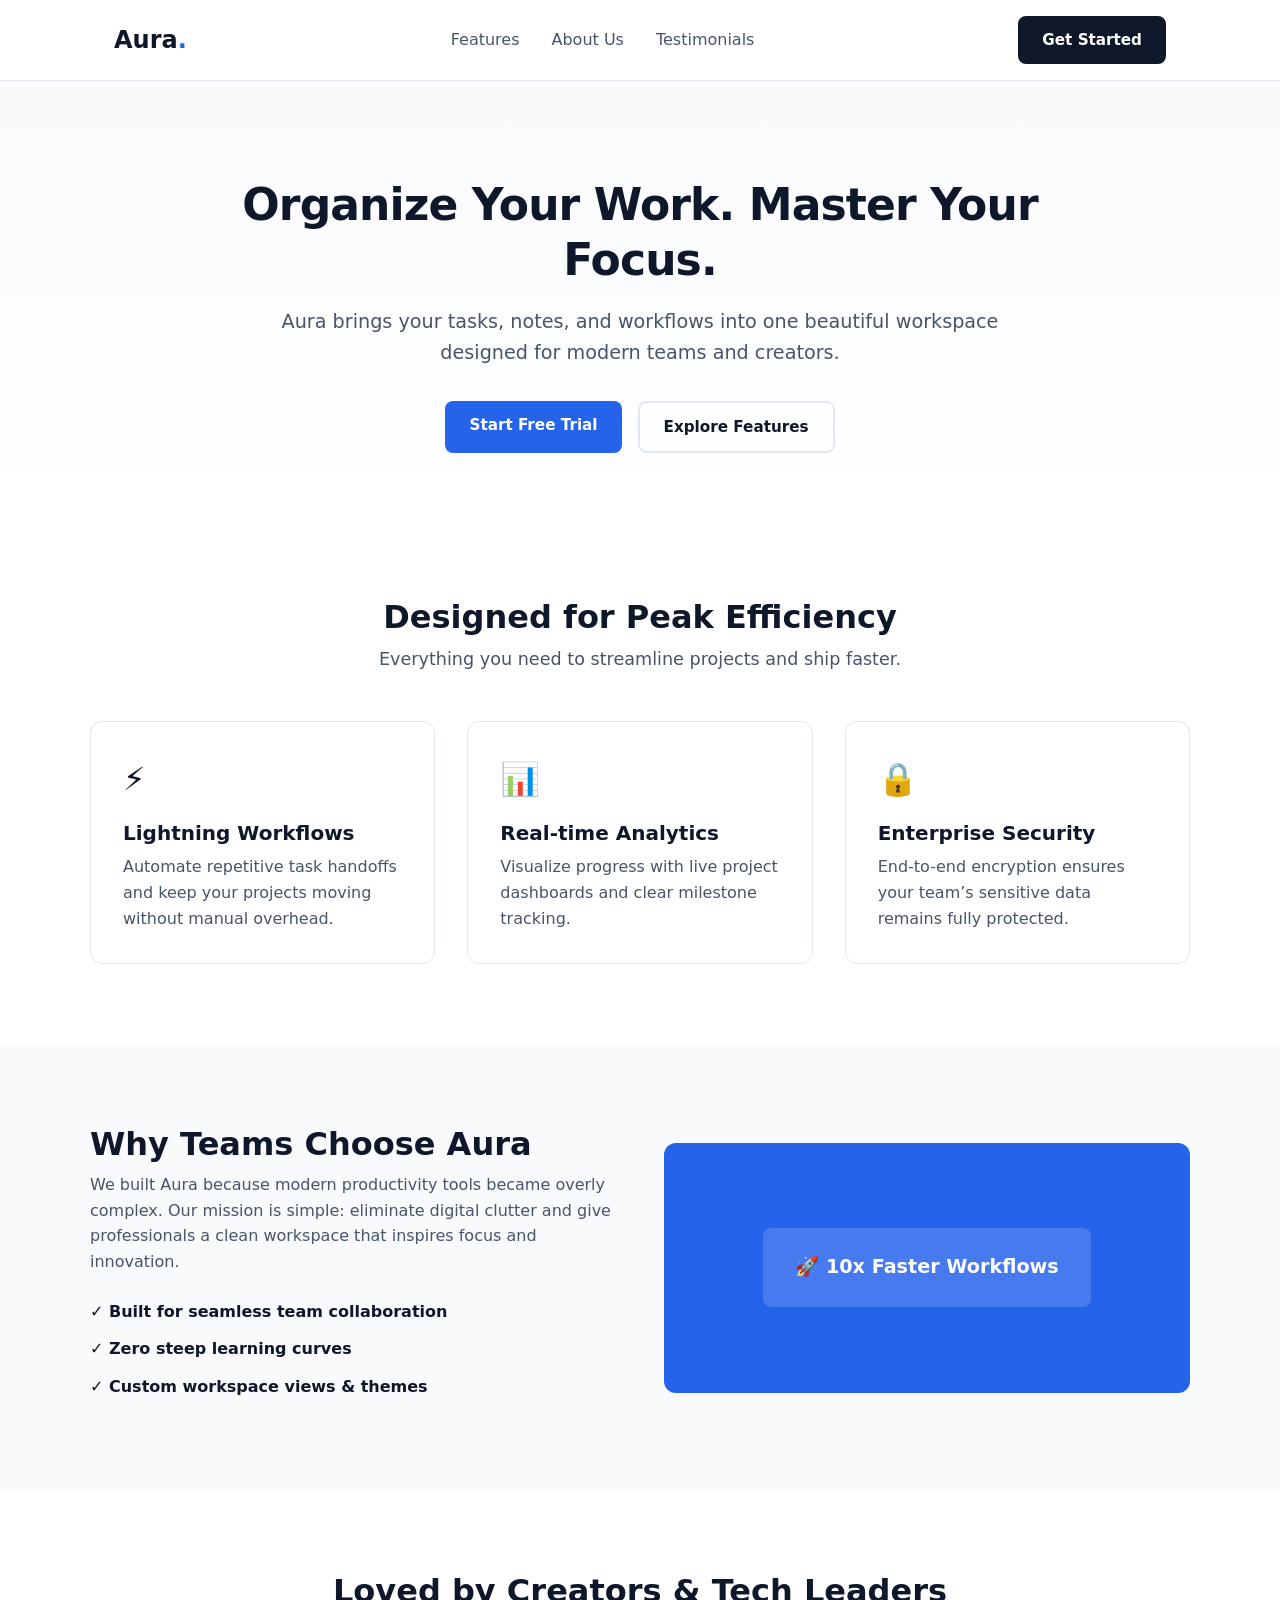
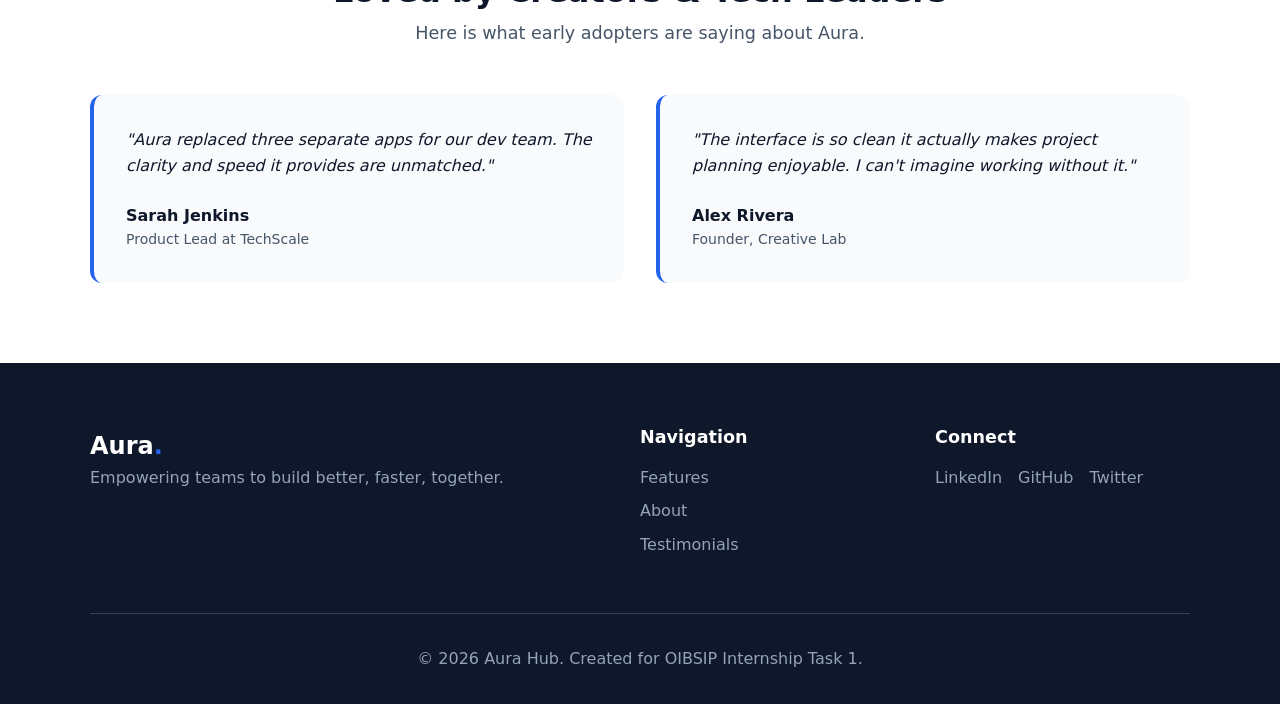
<file: Ruchitha_Task1/index.html>
<!DOCTYPE html>
<html lang="en">
<head>
  <meta charset="UTF-8">
  <meta name="viewport" content="width=device-width, initial-scale=1.0">
  <title>Aura — Smart Productivity Hub</title>
  <link rel="stylesheet" href="style.css">
</head>
<body>

  <!-- Sticky Navigation Bar -->
  <header class="navbar">
    <div class="nav-container">
      <a href="#" class="logo">Aura<span>.</span></a>
      <nav>
        <ul class="nav-links">
          <li><a href="#features">Features</a></li>
          <li><a href="#about">About Us</a></li>
          <li><a href="#testimonials">Testimonials</a></li>
        </ul>
      </nav>
      <a href="#contact" class="btn btn-secondary nav-btn">Get Started</a>
    </div>
  </header>

  <!-- Hero Section -->
  <section class="hero">
    <div class="hero-container">
      <h1 class="hero-title">Organize Your Work. Master Your Focus.</h1>
      <p class="hero-subtitle">
        Aura brings your tasks, notes, and workflows into one beautiful workspace designed for modern teams and creators.
      </p>
      <div class="hero-buttons">
        <a href="#" class="btn btn-primary">Start Free Trial</a>
        <a href="#features" class="btn btn-outline">Explore Features</a>
      </div>
    </div>
  </section>

  <!-- Section 1: Features -->
  <section id="features" class="section">
    <div class="section-container">
      <h2 class="section-title">Designed for Peak Efficiency</h2>
      <p class="section-subtitle">Everything you need to streamline projects and ship faster.</p>

      <div class="grid-3">
        <div class="card">
          <div class="card-icon">⚡</div>
          <h3>Lightning Workflows</h3>
          <p>Automate repetitive task handoffs and keep your projects moving without manual overhead.</p>
        </div>

        <div class="card">
          <div class="card-icon">📊</div>
          <h3>Real-time Analytics</h3>
          <p>Visualize progress with live project dashboards and clear milestone tracking.</p>
        </div>

        <div class="card">
          <div class="card-icon">🔒</div>
          <h3>Enterprise Security</h3>
          <p>End-to-end encryption ensures your team’s sensitive data remains fully protected.</p>
        </div>
      </div>
    </div>
  </section>

  <!-- Section 2: About Us -->
  <section id="about" class="section section-alt">
    <div class="section-container">
      <div class="about-grid">
        <div class="about-content">
          <h2 class="section-title text-left">Why Teams Choose Aura</h2>
          <p>
            We built Aura because modern productivity tools became overly complex. Our mission is simple: eliminate digital clutter and give professionals a clean workspace that inspires focus and innovation.
          </p>
          <ul class="about-list">
            <li>✓ Built for seamless team collaboration</li>
            <li>✓ Zero steep learning curves</li>
            <li>✓ Custom workspace views & themes</li>
          </ul>
        </div>
        <div class="about-visual">
          <div class="visual-box">
            <span>🚀 10x Faster Workflows</span>
          </div>
        </div>
      </div>
    </div>
  </section>

  <!-- Section 3: Testimonials -->
  <section id="testimonials" class="section">
    <div class="section-container">
      <h2 class="section-title">Loved by Creators & Tech Leaders</h2>
      <p class="section-subtitle">Here is what early adopters are saying about Aura.</p>

      <div class="grid-2">
        <div class="testimonial-card">
          <p class="quote">"Aura replaced three separate apps for our dev team. The clarity and speed it provides are unmatched."</p>
          <div class="author">
            <p class="author-name">Sarah Jenkins</p>
            <p class="author-role">Product Lead at TechScale</p>
          </div>
        </div>

        <div class="testimonial-card">
          <p class="quote">"The interface is so clean it actually makes project planning enjoyable. I can't imagine working without it."</p>
          <div class="author">
            <p class="author-name">Alex Rivera</p>
            <p class="author-role">Founder, Creative Lab</p>
          </div>
        </div>
      </div>
    </div>
  </section>

  <!-- Footer -->
  <footer id="contact" class="footer">
    <div class="footer-container">
      <div class="footer-brand">
        <a href="#" class="logo footer-logo">Aura<span>.</span></a>
        <p>Empowering teams to build better, faster, together.</p>
      </div>

      <div class="footer-links">
        <h4>Navigation</h4>
        <ul>
          <li><a href="#features">Features</a></li>
          <li><a href="#about">About</a></li>
          <li><a href="#testimonials">Testimonials</a></li>
        </ul>
      </div>

      <div class="footer-socials">
        <h4>Connect</h4>
        <div class="social-icons">
          <a href="#" aria-label="LinkedIn">LinkedIn</a>
          <a href="#" aria-label="GitHub">GitHub</a>
          <a href="#" aria-label="Twitter">Twitter</a>
        </div>
      </div>
    </div>

    <div class="footer-bottom">
      <p>&copy; 2026 Aura Hub. Created for OIBSIP Internship Task 1.</p>
    </div>
  </footer>

</body>
</html>
</file>
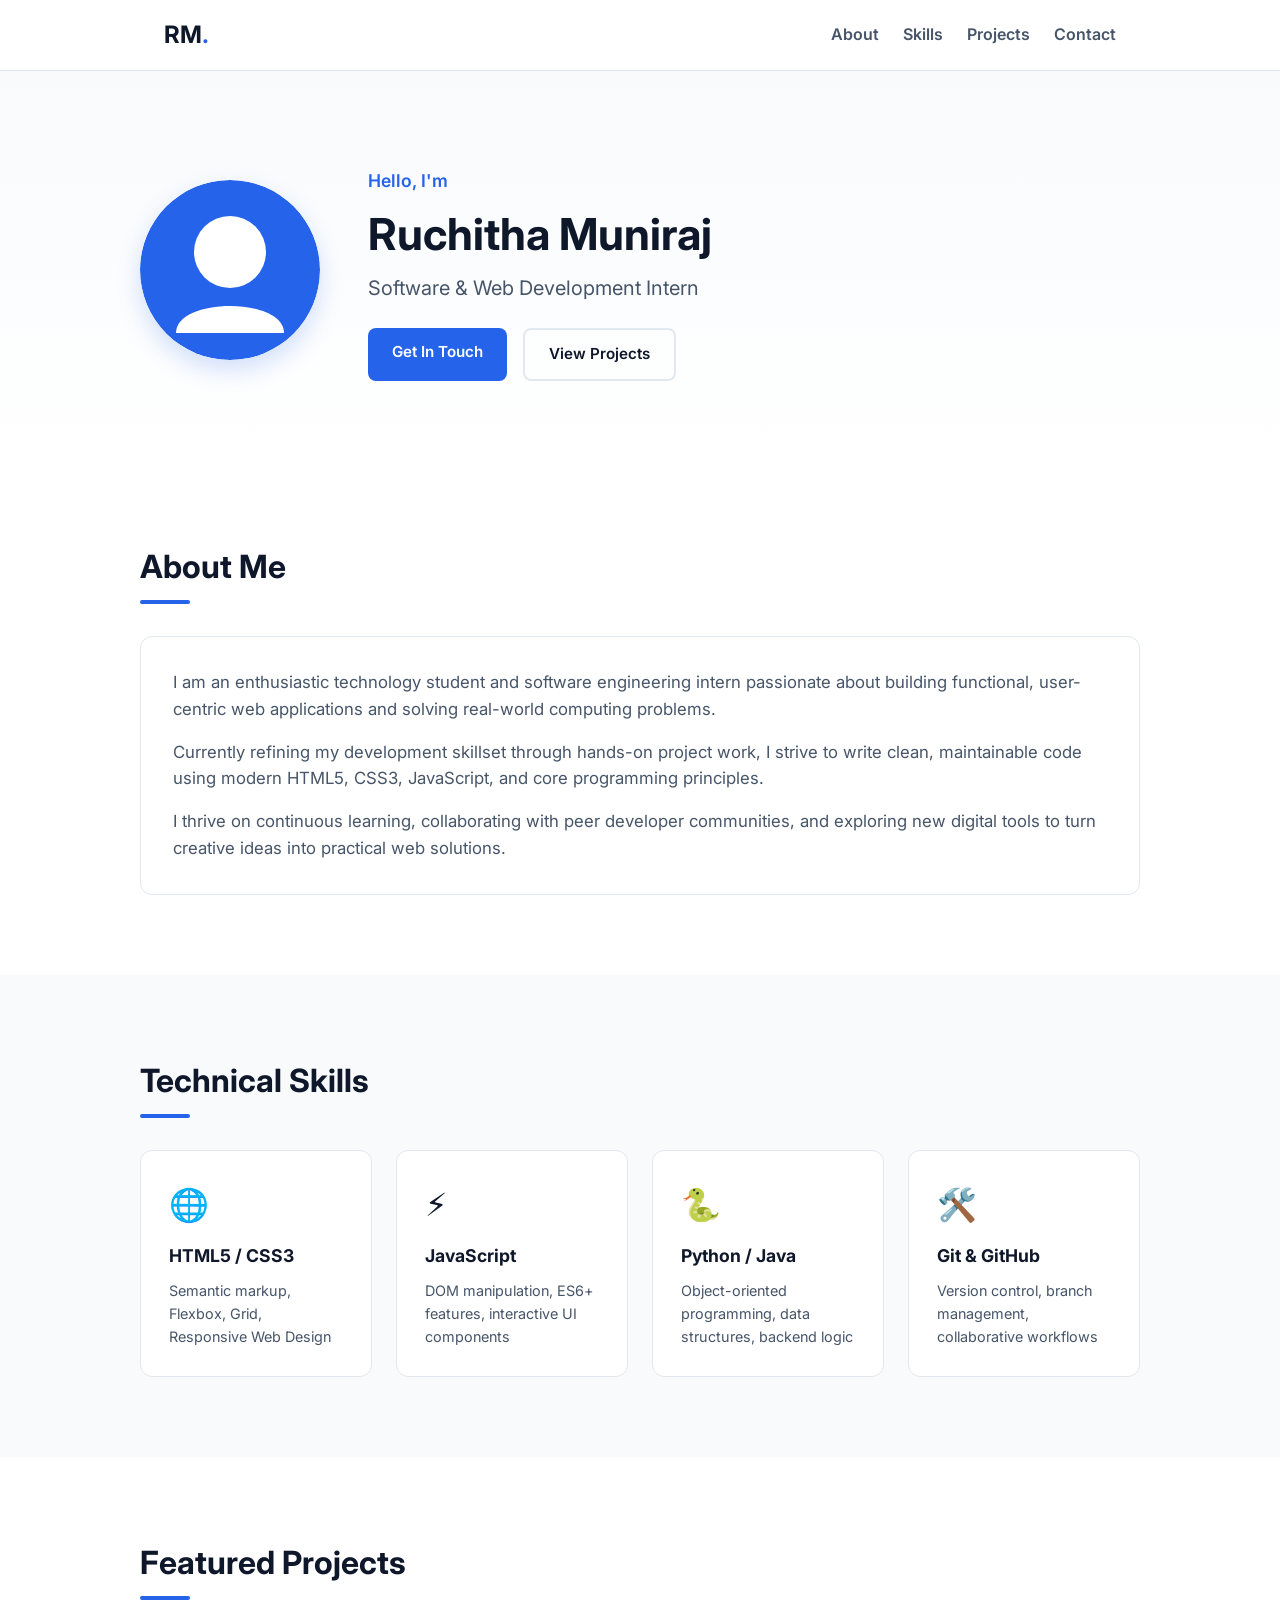
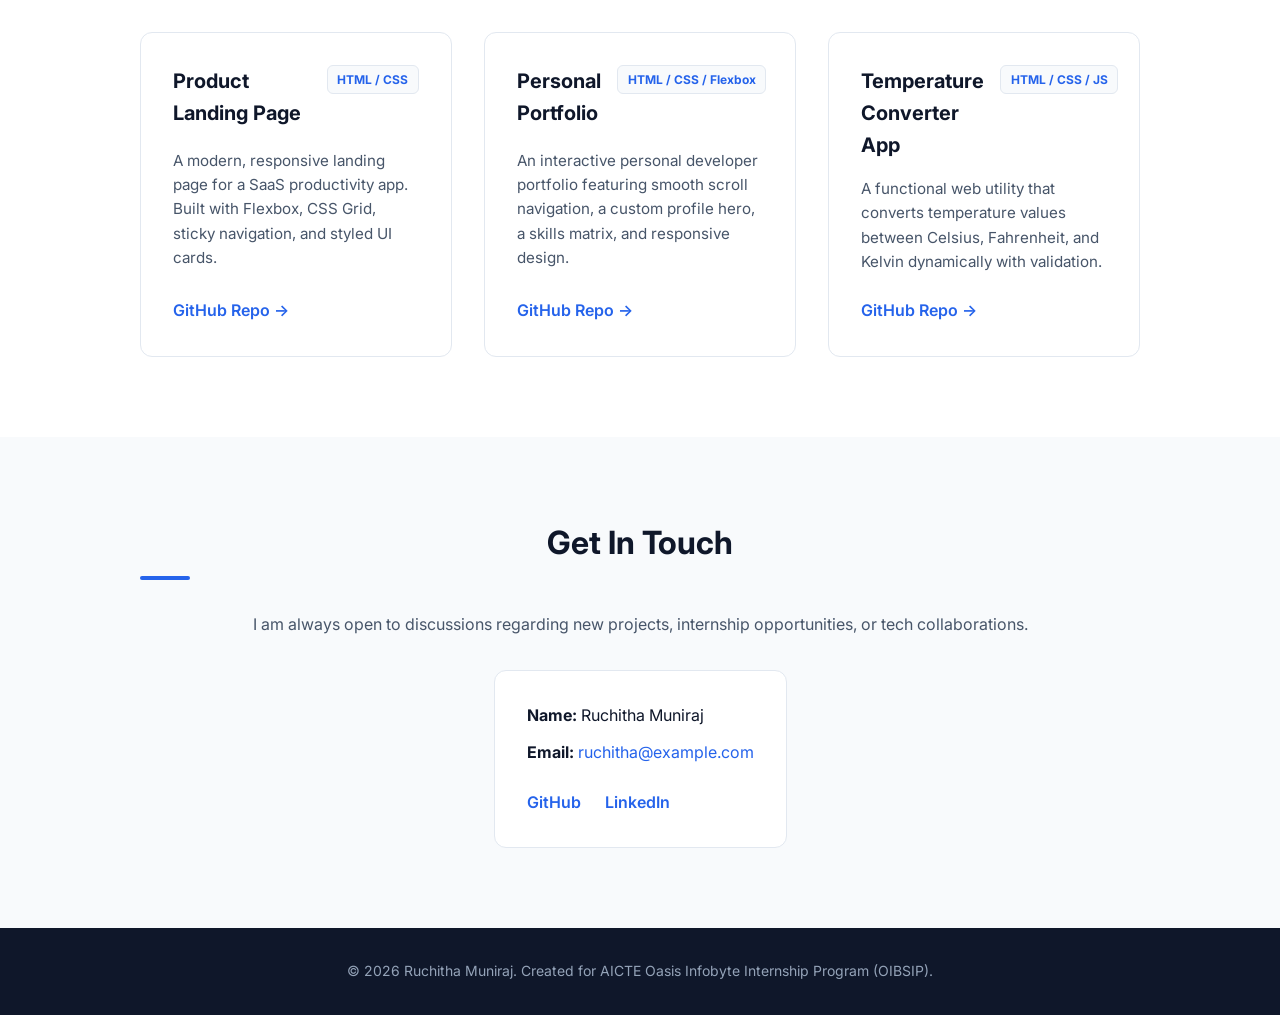
<file: Ruchitha_Task2/index.html>
<!DOCTYPE html>
<html lang="en">
<head>
  <meta charset="UTF-8">
  <meta name="viewport" content="width=device-width, initial-scale=1.0">
  <title>Ruchitha Muniraj | Portfolio</title>
  <!-- Google Fonts -->
  <link rel="preconnect" href="https://fonts.googleapis.com">
  <link rel="preconnect" href="https://fonts.gstatic.com" crossorigin>
  <link href="https://fonts.googleapis.com/css2?family=Inter:wght@300;400;600;700&display=swap" rel="stylesheet">
  <link rel="stylesheet" href="style.css">
</head>
<body>

  <!-- Navigation Bar -->
  <header class="navbar">
    <div class="nav-container">
      <a href="#hero" class="logo">RM<span>.</span></a>
      <nav>
        <ul class="nav-links">
          <li><a href="#about">About</a></li>
          <li><a href="#skills">Skills</a></li>
          <li><a href="#projects">Projects</a></li>
          <li><a href="#contact">Contact</a></li>
        </ul>
      </nav>
    </div>
  </header>

  <!-- Hero Section -->
  <section id="hero" class="hero">
    <div class="hero-container">
      <div class="hero-avatar">
        <!-- SVG Avatar Placeholder -->
        <svg viewBox="0 0 100 100" class="avatar-svg" xmlns="http://www.w3.org/2000/svg">
          <circle cx="50" cy="50" r="50" fill="#2563eb" />
          <circle cx="50" cy="40" r="20" fill="#ffffff" />
          <path d="M 20 85 C 20 65, 80 65, 80 85 Z" fill="#ffffff" />
        </svg>
      </div>
      <div class="hero-text">
        <p class="greeting">Hello, I'm</p>
        <h1 class="name">Ruchitha Muniraj</h1>
        <h2 class="role">Software & Web Development Intern</h2>
        <div class="hero-buttons">
          <a href="#contact" class="btn btn-primary">Get In Touch</a>
          <a href="#projects" class="btn btn-outline">View Projects</a>
        </div>
      </div>
    </div>
  </section>

  <!-- About Me Section -->
  <section id="about" class="section">
    <div class="section-container">
      <h2 class="section-title">About Me</h2>
      <div class="about-card">
        <p>
          I am an enthusiastic technology student and software engineering intern passionate about building functional, user-centric web applications and solving real-world computing problems.
        </p>
        <p>
          Currently refining my development skillset through hands-on project work, I strive to write clean, maintainable code using modern HTML5, CSS3, JavaScript, and core programming principles.
        </p>
        <p>
          I thrive on continuous learning, collaborating with peer developer communities, and exploring new digital tools to turn creative ideas into practical web solutions.
        </p>
      </div>
    </div>
  </section>

  <!-- Skills Section -->
  <section id="skills" class="section section-alt">
    <div class="section-container">
      <h2 class="section-title">Technical Skills</h2>
      <div class="skills-grid">
        <div class="skill-card">
          <div class="skill-icon">🌐</div>
          <h3>HTML5 / CSS3</h3>
          <p>Semantic markup, Flexbox, Grid, Responsive Web Design</p>
        </div>
        <div class="skill-card">
          <div class="skill-icon">⚡</div>
          <h3>JavaScript</h3>
          <p>DOM manipulation, ES6+ features, interactive UI components</p>
        </div>
        <div class="skill-card">
          <div class="skill-icon">🐍</div>
          <h3>Python / Java</h3>
          <p>Object-oriented programming, data structures, backend logic</p>
        </div>
        <div class="skill-card">
          <div class="skill-icon">🛠️</div>
          <h3>Git & GitHub</h3>
          <p>Version control, branch management, collaborative workflows</p>
        </div>
      </div>
    </div>
  </section>

  <!-- Projects Section -->
  <section id="projects" class="section">
    <div class="section-container">
      <h2 class="section-title">Featured Projects</h2>
      <div class="projects-grid">
        
        <!-- Project 1 -->
        <div class="project-card">
          <div class="project-header">
            <h3>Product Landing Page</h3>
            <span class="project-tag">HTML / CSS</span>
          </div>
          <p class="project-desc">
            A modern, responsive landing page for a SaaS productivity app. Built with Flexbox, CSS Grid, sticky navigation, and styled UI cards.
          </p>
          <div class="project-links">
            <a href="https://github.com/RuchithaMuniraj/OIBSIP" target="_blank" rel="noopener">GitHub Repo →</a>
          </div>
        </div>

        <!-- Project 2 -->
        <div class="project-card">
          <div class="project-header">
            <h3>Personal Portfolio</h3>
            <span class="project-tag">HTML / CSS / Flexbox</span>
          </div>
          <p class="project-desc">
            An interactive personal developer portfolio featuring smooth scroll navigation, a custom profile hero, a skills matrix, and responsive design.
          </p>
          <div class="project-links">
            <a href="https://github.com/RuchithaMuniraj/OIBSIP" target="_blank" rel="noopener">GitHub Repo →</a>
          </div>
        </div>

        <!-- Project 3 -->
        <div class="project-card">
          <div class="project-header">
            <h3>Temperature Converter App</h3>
            <span class="project-tag">HTML / CSS / JS</span>
          </div>
          <p class="project-desc">
            A functional web utility that converts temperature values between Celsius, Fahrenheit, and Kelvin dynamically with validation.
          </p>
          <div class="project-links">
            <a href="https://github.com/RuchithaMuniraj/OIBSIP" target="_blank" rel="noopener">GitHub Repo →</a>
          </div>
        </div>

      </div>
    </div>
  </section>

  <!-- Contact Section -->
  <section id="contact" class="section section-alt">
    <div class="section-container text-center">
      <h2 class="section-title">Get In Touch</h2>
      <p class="contact-subtitle">I am always open to discussions regarding new projects, internship opportunities, or tech collaborations.</p>
      
      <div class="contact-box">
        <p class="contact-item"><strong>Name:</strong> Ruchitha Muniraj</p>
        <p class="contact-item"><strong>Email:</strong> <a href="mailto:ruchitha@example.com">ruchitha@example.com</a></p>
        <div class="social-links">
          <a href="https://github.com/RuchithaMuniraj" target="_blank" rel="noopener">GitHub</a>
          <a href="https://linkedin.com" target="_blank" rel="noopener">LinkedIn</a>
        </div>
      </div>
    </div>
  </section>

  <!-- Footer -->
  <footer class="footer">
    <p>&copy; 2026 Ruchitha Muniraj. Created for AICTE Oasis Infobyte Internship Program (OIBSIP).</p>
  </footer>

</body>
</html>
</file>
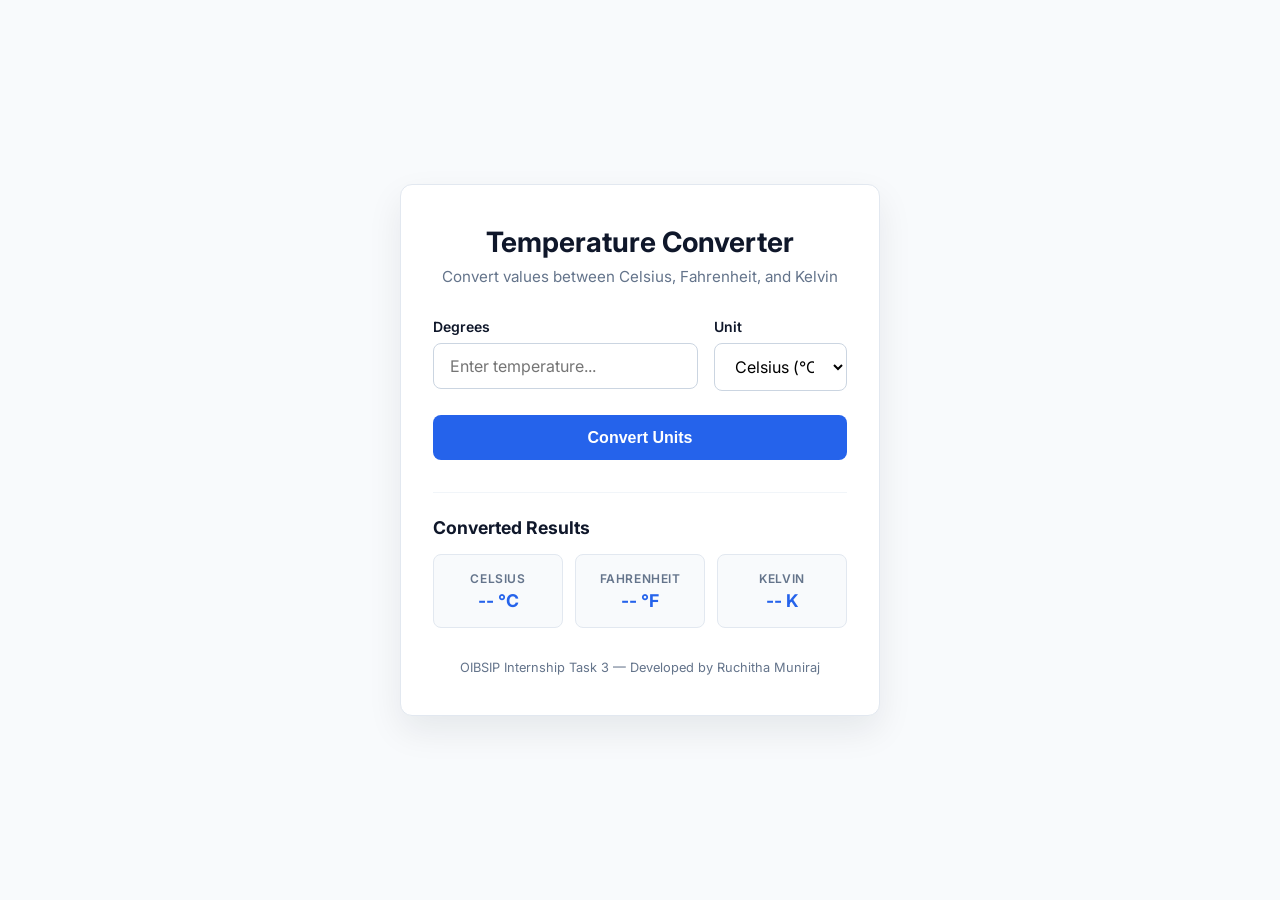
<file: Ruchitha_Task3/index.html>
<!DOCTYPE html>
<html lang="en">
<head>
  <meta charset="UTF-8">
  <meta name="viewport" content="width=device-width, initial-scale=1.0">
  <title>Temperature Converter Tool</title>
  <!-- Google Fonts -->
  <link rel="preconnect" href="https://fonts.googleapis.com">
  <link rel="preconnect" href="https://fonts.gstatic.com" crossorigin>
  <link href="https://fonts.googleapis.com/css2?family=Inter:wght@400;500;600;700&display=swap" rel="stylesheet">
  <link rel="stylesheet" href="style.css">
</head>
<body>

  <main class="converter-card">
    <header class="converter-header">
      <h1>Temperature Converter</h1>
      <p>Convert values between Celsius, Fahrenheit, and Kelvin</p>
    </header>

    <form id="tempForm" onsubmit="return false;">
      <!-- Input Value & Unit -->
      <div class="input-group">
        <div class="field">
          <label for="tempInput">Degrees</label>
          <input 
            type="number" 
            id="tempInput" 
            step="any" 
            placeholder="Enter temperature..." 
            required
          >
        </div>

        <div class="field">
          <label for="unitSelect">Unit</label>
          <select id="unitSelect">
            <option value="celsius">Celsius (°C)</option>
            <option value="fahrenheit">Fahrenheit (°F)</option>
            <option value="kelvin">Kelvin (K)</option>
          </select>
        </div>
      </div>

      <!-- Action Button -->
      <button type="button" id="convertBtn" class="btn">Convert Units</button>

      <!-- Error / Validation Message Display -->
      <div id="errorMessage" class="error-msg" aria-live="polite"></div>
    </form>

    <!-- Results Display -->
    <section class="results-container" id="resultsContainer">
      <h2>Converted Results</h2>
      <div class="results-grid">
        <div class="result-box">
          <span class="result-label">Celsius</span>
          <span class="result-value" id="celsiusResult">-- °C</span>
        </div>

        <div class="result-box">
          <span class="result-label">Fahrenheit</span>
          <span class="result-value" id="fahrenheitResult">-- °F</span>
        </div>

        <div class="result-box">
          <span class="result-label">Kelvin</span>
          <span class="result-value" id="kelvinResult">-- K</span>
        </div>
      </div>
    </section>

    <footer class="card-footer">
      <p>OIBSIP Internship Task 3 — Developed by Ruchitha Muniraj</p>
    </footer>
  </main>

  <script src="script.js"></script>
</body>
</html>
</file>
<file: Ruchitha_Task1/style.css>
/* ==========================================================================
   1. CSS Reset & Variables
   ========================================================================== */
*, *::before, *::after {
  box-sizing: border-box;
  margin: 0;
  padding: 0;
}

:root {
  --primary-color: #2563eb;
  --primary-dark: #1d4ed8;
  --text-main: #0f172a;
  --text-muted: #475569;
  --bg-main: #ffffff;
  --bg-alt: #f8fafc;
  --border-color: #e2e8f0;
  --white: #ffffff;
  
  --font-family: system-ui, -apple-system, BlinkMacSystemFont, "Segoe UI", Roboto, sans-serif;
  --transition: all 0.3s ease;
}

html {
  scroll-behavior: smooth;
  font-size: 16px;
}

body {
  font-family: var(--font-family);
  color: var(--text-main);
  background-color: var(--bg-main);
  line-height: 1.6;
}

/* ==========================================================================
   2. Typography & Buttons
   ========================================================================== */
h1, h2, h3, h4 {
  color: var(--text-main);
  line-height: 1.25;
  font-weight: 700;
}

p {
  color: var(--text-muted);
  font-size: 1rem;
}

a {
  text-decoration: none;
  color: inherit;
  transition: var(--transition);
}

.btn {
  display: inline-block;
  padding: 0.75rem 1.5rem;
  border-radius: 8px;
  font-weight: 600;
  font-size: 0.95rem;
  cursor: pointer;
  text-align: center;
}

.btn-primary {
  background-color: var(--primary-color);
  color: var(--white);
}

.btn-primary:hover {
  background-color: var(--primary-dark);
}

.btn-secondary {
  background-color: var(--text-main);
  color: var(--white);
}

.btn-secondary:hover {
  background-color: #334155;
}

.btn-outline {
  border: 2px solid var(--border-color);
  color: var(--text-main);
  background-color: transparent;
}

.btn-outline:hover {
  border-color: var(--primary-color);
  color: var(--primary-color);
}

/* ==========================================================================
   3. Sticky Navigation Header
   ========================================================================== */
.navbar {
  position: sticky;
  top: 0;
  background-color: rgba(255, 255, 255, 0.95);
  backdrop-filter: blur(8px);
  border-bottom: 1px solid var(--border-color);
  z-index: 1000;
  padding: 1rem 0;
}

.nav-container {
  max-width: 1100px;
  margin: 0 auto;
  padding: 0 1.5rem;
  display: flex;
  justify-content: space-between;
  align-items: center;
}

.logo {
  font-size: 1.5rem;
  font-weight: 800;
  color: var(--text-main);
}

.logo span {
  color: var(--primary-color);
}

.nav-links {
  display: flex;
  list-style: none;
  gap: 2rem;
}

.nav-links a {
  font-weight: 500;
  color: var(--text-muted);
}

.nav-links a:hover {
  color: var(--primary-color);
}

/* ==========================================================================
   4. Hero Section
   ========================================================================== */
.hero {
  padding: 6rem 1.5rem 4rem;
  background: linear-gradient(180deg, var(--bg-alt) 0%, var(--bg-main) 100%);
  text-align: center;
}

.hero-container {
  max-width: 800px;
  margin: 0 auto;
}

.hero-title {
  font-size: 2.75rem;
  margin-bottom: 1.25rem;
  letter-spacing: -0.02em;
}

.hero-subtitle {
  font-size: 1.2rem;
  margin-bottom: 2rem;
}

.hero-buttons {
  display: flex;
  justify-content: center;
  gap: 1rem;
}

/* ==========================================================================
   5. General Sections & Grids
   ========================================================================== */
.section {
  padding: 5rem 1.5rem;
}

.section-alt {
  background-color: var(--bg-alt);
}

.section-container {
  max-width: 1100px;
  margin: 0 auto;
}

.section-title {
  font-size: 2rem;
  text-align: center;
  margin-bottom: 0.5rem;
}

.section-subtitle {
  text-align: center;
  margin-bottom: 3rem;
  font-size: 1.1rem;
}

.text-left {
  text-align: left;
}

.grid-3 {
  display: grid;
  grid-template-columns: repeat(auto-fit, minmax(280px, 1fr));
  gap: 2rem;
}

.grid-2 {
  display: grid;
  grid-template-columns: repeat(auto-fit, minmax(320px, 1fr));
  gap: 2rem;
}

/* Cards */
.card {
  padding: 2rem;
  border-radius: 12px;
  background-color: var(--white);
  border: 1px solid var(--border-color);
  transition: var(--transition);
}

.card:hover {
  transform: translateY(-4px);
  box-shadow: 0 10px 20px rgba(0, 0, 0, 0.05);
}

.card-icon {
  font-size: 2rem;
  margin-bottom: 1rem;
}

.card h3 {
  font-size: 1.25rem;
  margin-bottom: 0.5rem;
}

/* About Section */
.about-grid {
  display: grid;
  grid-template-columns: 1fr 1fr;
  gap: 3rem;
  align-items: center;
}

.about-list {
  list-style: none;
  margin-top: 1.5rem;
}

.about-list li {
  margin-bottom: 0.75rem;
  font-weight: 600;
  color: var(--text-main);
}

.about-visual {
  height: 250px;
  background-color: var(--primary-color);
  border-radius: 12px;
  display: flex;
  justify-content: center;
  align-items: center;
  color: var(--white);
}

.visual-box {
  background: rgba(255, 255, 255, 0.15);
  padding: 1.5rem 2rem;
  border-radius: 8px;
  font-size: 1.2rem;
  font-weight: bold;
}

/* Testimonial Cards */
.testimonial-card {
  padding: 2rem;
  background: var(--bg-alt);
  border-radius: 12px;
  border-left: 4px solid var(--primary-color);
}

.testimonial-card .quote {
  font-style: italic;
  margin-bottom: 1.5rem;
  color: var(--text-main);
}

.author-name {
  font-weight: 700;
  color: var(--text-main);
}

.author-role {
  font-size: 0.875rem;
}

/* ==========================================================================
   6. Footer
   ========================================================================== */
.footer {
  background-color: var(--text-main);
  color: var(--white);
  padding: 4rem 1.5rem 2rem;
}

.footer-container {
  max-width: 1100px;
  margin: 0 auto;
  display: grid;
  grid-template-columns: 2fr 1fr 1fr;
  gap: 2.5rem;
  margin-bottom: 3rem;
}

.footer p {
  color: #94a3b8;
}

.footer-logo {
  color: var(--white);
}

.footer h4 {
  color: var(--white);
  margin-bottom: 1rem;
  font-size: 1.1rem;
}

.footer-links ul {
  list-style: none;
}

.footer-links li {
  margin-bottom: 0.5rem;
}

.footer-links a {
  color: #94a3b8;
}

.footer-links a:hover {
  color: var(--white);
}

.social-icons {
  display: flex;
  gap: 1rem;
}

.social-icons a {
  color: #94a3b8;
}

.social-icons a:hover {
  color: var(--white);
}

.footer-bottom {
  max-width: 1100px;
  margin: 0 auto;
  padding-top: 2rem;
  border-top: 1px solid #334155;
  text-align: center;
  font-size: 0.875rem;
}

/* ==========================================================================
   7. Responsive Mobile Adjustments
   ========================================================================== */
@media (max-width: 768px) {
  .nav-btn {
    display: none; /* Keeps top header minimal on small screens */
  }

  .hero-title {
    font-size: 2rem;
  }

  .about-grid {
    grid-template-columns: 1fr;
  }

  .footer-container {
    grid-template-columns: 1fr;
  }

  .hero-buttons {
    flex-direction: column;
  }
}
</file>
<file: Ruchitha_Task2/style.css>
/* ==========================================================================
   1. Global CSS Reset & Google Fonts
   ========================================================================== */
*, *::before, *::after {
  box-sizing: border-box;
  margin: 0;
  padding: 0;
}

:root {
  --primary-color: #2563eb;
  --primary-hover: #1d4ed8;
  --text-dark: #0f172a;
  --text-muted: #475569;
  --bg-main: #ffffff;
  --bg-alt: #f8fafc;
  --border-color: #e2e8f0;
  --white: #ffffff;
  
  --font-family: 'Inter', system-ui, -apple-system, sans-serif;
  --transition: all 0.3s ease;
}

html {
  scroll-behavior: smooth;
  font-size: 16px;
}

body {
  font-family: var(--font-family);
  color: var(--text-dark);
  background-color: var(--bg-main);
  line-height: 1.6;
}

/* ==========================================================================
   2. Buttons & Global Elements
   ========================================================================== */
a {
  text-decoration: none;
  color: inherit;
  transition: var(--transition);
}

.text-center {
  text-align: center;
}

.btn {
  display: inline-block;
  padding: 0.75rem 1.5rem;
  border-radius: 8px;
  font-weight: 600;
  font-size: 0.95rem;
  cursor: pointer;
}

.btn-primary {
  background-color: var(--primary-color);
  color: var(--white);
}

.btn-primary:hover {
  background-color: var(--primary-hover);
}

.btn-outline {
  border: 2px solid var(--border-color);
  color: var(--text-dark);
}

.btn-outline:hover {
  border-color: var(--primary-color);
  color: var(--primary-color);
}

/* ==========================================================================
   3. Sticky Navigation
   ========================================================================== */
.navbar {
  position: sticky;
  top: 0;
  background-color: rgba(255, 255, 255, 0.95);
  backdrop-filter: blur(8px);
  border-bottom: 1px solid var(--border-color);
  z-index: 1000;
  padding: 1rem 0;
}

.nav-container {
  max-width: 1000px;
  margin: 0 auto;
  padding: 0 1.5rem;
  display: flex;
  justify-content: space-between;
  align-items: center;
}

.logo {
  font-size: 1.5rem;
  font-weight: 700;
  color: var(--text-dark);
}

.logo span {
  color: var(--primary-color);
}

.nav-links {
  display: flex;
  list-style: none;
  gap: 1.5rem;
}

.nav-links a {
  font-weight: 600;
  color: var(--text-muted);
}

.nav-links a:hover {
  color: var(--primary-color);
}

/* ==========================================================================
   4. Hero Section
   ========================================================================== */
.hero {
  padding: 6rem 1.5rem 5rem;
  background: linear-gradient(180deg, var(--bg-alt) 0%, var(--bg-main) 100%);
}

.hero-container {
  max-width: 1000px;
  margin: 0 auto;
  display: flex;
  align-items: center;
  gap: 3rem;
}

.avatar-svg {
  width: 180px;
  height: 180px;
  border-radius: 50%;
  box-shadow: 0 10px 25px rgba(37, 99, 235, 0.2);
}

.greeting {
  color: var(--primary-color);
  font-weight: 600;
  font-size: 1.1rem;
}

.name {
  font-size: 2.75rem;
  margin: 0.2rem 0;
}

.role {
  font-size: 1.25rem;
  color: var(--text-muted);
  font-weight: 400;
  margin-bottom: 1.5rem;
}

.hero-buttons {
  display: flex;
  gap: 1rem;
}

/* ==========================================================================
   5. Sections & Cards
   ========================================================================== */
.section {
  padding: 5rem 1.5rem;
}

.section-alt {
  background-color: var(--bg-alt);
}

.section-container {
  max-width: 1000px;
  margin: 0 auto;
}

.section-title {
  font-size: 2rem;
  margin-bottom: 2rem;
  position: relative;
}

.section-title::after {
  content: '';
  display: block;
  width: 50px;
  height: 4px;
  background-color: var(--primary-color);
  margin-top: 0.5rem;
  border-radius: 2px;
}

/* About Section */
.about-card {
  background-color: var(--white);
  padding: 2rem;
  border-radius: 12px;
  border: 1px solid var(--border-color);
}

.about-card p {
  margin-bottom: 1rem;
  color: var(--text-muted);
  font-size: 1.05rem;
}

.about-card p:last-child {
  margin-bottom: 0;
}

/* Skills Section Grid */
.skills-grid {
  display: grid;
  grid-template-columns: repeat(auto-fit, minmax(220px, 1fr));
  gap: 1.5rem;
}

.skill-card {
  background: var(--white);
  padding: 1.75rem;
  border-radius: 12px;
  border: 1px solid var(--border-color);
  transition: var(--transition);
}

.skill-card:hover {
  transform: translateY(-4px);
  border-color: var(--primary-color);
}

.skill-icon {
  font-size: 2rem;
  margin-bottom: 0.75rem;
}

.skill-card h3 {
  font-size: 1.1rem;
  margin-bottom: 0.5rem;
}

.skill-card p {
  font-size: 0.9rem;
  color: var(--text-muted);
}

/* Projects Section Grid */
.projects-grid {
  display: grid;
  grid-template-columns: repeat(auto-fit, minmax(280px, 1fr));
  gap: 2rem;
}

.project-card {
  background: var(--white);
  border: 1px solid var(--border-color);
  border-radius: 12px;
  padding: 2rem;
  display: flex;
  flex-direction: column;
  justify-content: space-between;
  transition: var(--transition);
}

.project-card:hover {
  transform: translateY(-4px);
  box-shadow: 0 10px 20px rgba(0, 0, 0, 0.05);
}

.project-header {
  display: flex;
  justify-content: space-between;
  align-items: flex-start;
  gap: 1rem;
  margin-bottom: 1rem;
}

.project-header h3 {
  font-size: 1.25rem;
}

.project-tag {
  background-color: var(--bg-alt);
  color: var(--primary-color);
  font-size: 0.75rem;
  font-weight: 700;
  padding: 0.25rem 0.6rem;
  border-radius: 6px;
  border: 1px solid var(--border-color);
  white-space: nowrap;
}

.project-desc {
  color: var(--text-muted);
  font-size: 0.95rem;
  margin-bottom: 1.5rem;
}

.project-links a {
  color: var(--primary-color);
  font-weight: 600;
}

.project-links a:hover {
  text-decoration: underline;
}

/* Contact Section */
.contact-subtitle {
  color: var(--text-muted);
  margin-bottom: 2rem;
}

.contact-box {
  background: var(--white);
  border: 1px solid var(--border-color);
  padding: 2rem;
  border-radius: 12px;
  display: inline-block;
  text-align: left;
}

.contact-item {
  margin-bottom: 0.75rem;
}

.contact-item a {
  color: var(--primary-color);
}

.social-links {
  margin-top: 1.5rem;
  display: flex;
  gap: 1.5rem;
}

.social-links a {
  font-weight: 600;
  color: var(--primary-color);
}

/* ==========================================================================
   6. Footer & Responsive Design
   ========================================================================== */
.footer {
  text-align: center;
  padding: 2rem 1.5rem;
  background-color: var(--text-dark);
  color: #94a3b8;
  font-size: 0.875rem;
}

@media (max-width: 768px) {
  .hero-container {
    flex-direction: column;
    text-align: center;
  }

  .hero-buttons {
    justify-content: center;
  }

  .section-title::after {
    margin: 0.5rem auto 0;
  }

  .contact-box {
    width: 100%;
    text-align: center;
  }

  .social-links {
    justify-content: center;
  }
}
</file>
<file: Ruchitha_Task3/style.css>
/* ==========================================================================
   1. Reset & Foundations
   ========================================================================== */
*, *::before, *::after {
  box-sizing: border-box;
  margin: 0;
  padding: 0;
}

:root {
  --primary: #2563eb;
  --primary-hover: #1d4ed8;
  --bg-color: #f8fafc;
  --card-bg: #ffffff;
  --text-main: #0f172a;
  --text-muted: #64748b;
  --border-color: #cbd5e1;
  --error-color: #ef4444;
  --error-bg: #fef2f2;
  
  --font-family: 'Inter', system-ui, -apple-system, sans-serif;
  --radius: 12px;
  --transition: all 0.25s ease;
}

body {
  font-family: var(--font-family);
  background-color: var(--bg-color);
  color: var(--text-main);
  min-height: 100vh;
  display: flex;
  justify-content: center;
  align-items: center;
  padding: 1.5rem;
}

/* ==========================================================================
   2. Card Layout
   ========================================================================== */
.converter-card {
  background-color: var(--card-bg);
  width: 100%;
  max-width: 480px;
  padding: 2.5rem 2rem;
  border-radius: var(--radius);
  box-shadow: 0 15px 35px rgba(15, 23, 42, 0.08);
  border: 1px solid #e2e8f0;
}

.converter-header {
  text-align: center;
  margin-bottom: 2rem;
}

.converter-header h1 {
  font-size: 1.75rem;
  font-weight: 700;
  margin-bottom: 0.5rem;
}

.converter-header p {
  color: var(--text-muted);
  font-size: 0.95rem;
}

/* ==========================================================================
   3. Input Group & Controls
   ========================================================================== */
.input-group {
  display: grid;
  grid-template-columns: 2fr 1fr;
  gap: 1rem;
  margin-bottom: 1.5rem;
}

.field {
  display: flex;
  flex-direction: column;
}

label {
  font-size: 0.875rem;
  font-weight: 600;
  margin-bottom: 0.5rem;
  color: var(--text-main);
}

input, select {
  width: 100%;
  padding: 0.75rem 1rem;
  font-size: 1rem;
  border: 1.5px solid var(--border-color);
  border-radius: 8px;
  outline: none;
  background-color: #fff;
  transition: var(--transition);
  font-family: inherit;
}

input:focus, select:focus {
  border-color: var(--primary);
  box-shadow: 0 0 0 3px rgba(37, 99, 235, 0.15);
}

.btn {
  width: 100%;
  padding: 0.85rem;
  background-color: var(--primary);
  color: #ffffff;
  border: none;
  border-radius: 8px;
  font-size: 1rem;
  font-weight: 600;
  cursor: pointer;
  transition: var(--transition);
}

.btn:hover {
  background-color: var(--primary-hover);
}

/* Error Messages */
.error-msg {
  display: none;
  margin-top: 1rem;
  padding: 0.75rem 1rem;
  background-color: var(--error-bg);
  color: var(--error-color);
  border: 1px solid #fca5a5;
  border-radius: 8px;
  font-size: 0.875rem;
  font-weight: 500;
  text-align: center;
}

.error-msg.visible {
  display: block;
}

/* ==========================================================================
   4. Results Section
   ========================================================================== */
.results-container {
  margin-top: 2rem;
  padding-top: 1.5rem;
  border-top: 1px solid #f1f5f9;
}

.results-container h2 {
  font-size: 1.1rem;
  margin-bottom: 1rem;
  color: var(--text-main);
}

.results-grid {
  display: grid;
  grid-template-columns: repeat(3, 1fr);
  gap: 0.75rem;
}

.result-box {
  background-color: var(--bg-color);
  padding: 1rem 0.5rem;
  border-radius: 8px;
  text-align: center;
  border: 1px solid #e2e8f0;
}

.result-label {
  display: block;
  font-size: 0.75rem;
  color: var(--text-muted);
  text-transform: uppercase;
  font-weight: 600;
  letter-spacing: 0.05em;
  margin-bottom: 0.25rem;
}

.result-value {
  font-size: 1.1rem;
  font-weight: 700;
  color: var(--primary);
}

/* ==========================================================================
   5. Footer & Responsive Design
   ========================================================================== */
.card-footer {
  margin-top: 2rem;
  text-align: center;
  font-size: 0.8rem;
  color: var(--text-muted);
}

@media (max-width: 480px) {
  .input-group {
    grid-template-columns: 1fr;
  }

  .results-grid {
    grid-template-columns: 1fr;
  }

  .result-box {
    display: flex;
    justify-content: space-between;
    align-items: center;
    padding: 0.75rem 1.25rem;
  }

  .result-label {
    margin-bottom: 0;
  }
}
</file>
